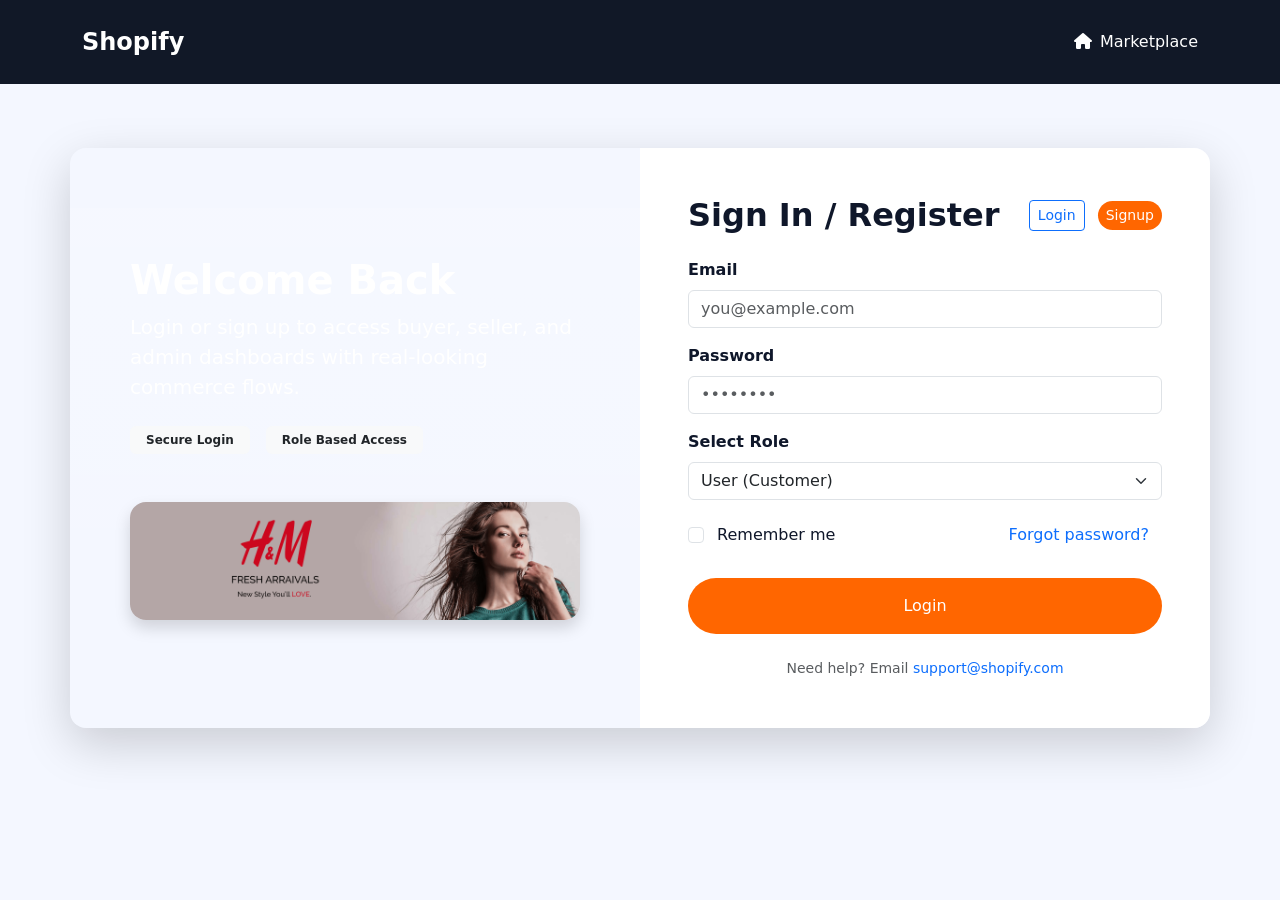
<file: Ecommerce Ui/admin-dashboard.html>
<!DOCTYPE html>
<html lang="en">
  <head>
    <meta charset="UTF-8" />
    <meta name="viewport" content="width=device-width, initial-scale=1.0" />
    <title>Shopify | Admin Dashboard</title>
    <link href="https://cdn.jsdelivr.net/npm/bootstrap@5.3.0/dist/css/bootstrap.min.css" rel="stylesheet" />
    <link rel="stylesheet" href="https://cdnjs.cloudflare.com/ajax/libs/font-awesome/6.4.2/css/all.min.css" />
    <link rel="stylesheet" href="style.css" />
  </head>
  <body data-page="AdminDashboard">
    <div class="dashboard-shell">
      <aside class="dashboard-sidebar bg-dark text-white">
        <div class="p-4 border-bottom border-secondary">
          <a href="index.html" class="sidebar-brand text-white fs-4 fw-bold">Shopify Admin</a>
        </div>
        <nav class="nav flex-column p-4 gap-2">
          <a class="nav-link text-white active" href="admin-dashboard.html"><i class="fas fa-tachometer-alt me-2"></i>Dashboard</a>
          <a class="nav-link text-white" href="#manage-users"><i class="fas fa-users me-2"></i>Manage Users</a>
          <a class="nav-link text-white" href="#manage-sellers"><i class="fas fa-store me-2"></i>Manage Sellers</a>
          <a class="nav-link text-white" href="#product-approval"><i class="fas fa-check-circle me-2"></i>Approve Products</a>
          <a class="nav-link text-white" href="#orders"><i class="fas fa-clipboard-list me-2"></i>All Orders</a>
          <a class="nav-link text-white" href="#analytics"><i class="fas fa-chart-pie me-2"></i>Analytics</a>
          <button class="btn btn-outline-light mt-3" onclick="logout()"><i class="fas fa-sign-out-alt me-2"></i>Logout</button>
        </nav>
      </aside>
      <main class="dashboard-main">
        <div class="container-fluid py-4">
          <div class="d-flex align-items-center justify-content-between mb-4">
            <div>
              <h1 class="h3">Admin Control Panel</h1>
              <p class="text-muted mb-0">Monitor activity, manage accounts and approve marketplace content.</p>
            </div>
            <button class="btn btn-primary" onclick="window.location.reload()"><i class="fas fa-sync-alt me-2"></i>Refresh</button>
          </div>

          <div class="row g-4 mb-4">
            <div class="col-md-3">
              <div class="dashboard-card p-4 rounded-4 shadow-sm text-primary">
                <small class="text-uppercase fw-bold">Users</small>
                <h3 id="admin-users-count">0</h3>
              </div>
            </div>
            <div class="col-md-3">
              <div class="dashboard-card p-4 rounded-4 shadow-sm text-success">
                <small class="text-uppercase fw-bold">Sellers</small>
                <h3 id="admin-sellers-count">0</h3>
              </div>
            </div>
            <div class="col-md-3">
              <div class="dashboard-card p-4 rounded-4 shadow-sm text-warning">
                <small class="text-uppercase fw-bold">Products</small>
                <h3 id="admin-products-count">0</h3>
              </div>
            </div>
            <div class="col-md-3">
              <div class="dashboard-card p-4 rounded-4 shadow-sm text-info">
                <small class="text-uppercase fw-bold">Orders</small>
                <h3 id="admin-orders-count">0</h3>
              </div>
            </div>
          </div>

          <section id="analytics" class="mb-5">
            <div class="row g-4">
              <div class="col-lg-4">
                <div class="card rounded-4 shadow-sm p-4">
                  <h5 class="mb-3">Sales Analytics</h5>
                  <p class="mb-2"><strong>Total Revenue:</strong> ₹<span id="admin-revenue">0</span></p>
                  <p class="mb-2"><strong>Conversion Rate:</strong> <span id="admin-conversion">0%</span></p>
                  <p class="small text-muted">View product performance and buyer behavior at a glance.</p>
                </div>
              </div>
              <div class="col-lg-8">
                <div class="card rounded-4 shadow-sm p-4">
                  <h5 class="mb-3">Reports</h5>
                  <div class="row g-3">
                    <div class="col-md-4"><div class="report-box p-3 rounded-4 bg-primary text-white">Pending Approvals <strong id="admin-pending-products">0</strong></div></div>
                    <div class="col-md-4"><div class="report-box p-3 rounded-4 bg-success text-white">Active Sellers <strong id="admin-active-sellers">0</strong></div></div>
                    <div class="col-md-4"><div class="report-box p-3 rounded-4 bg-warning text-dark">New Users <strong id="admin-new-users">0</strong></div></div>
                  </div>
                </div>
              </div>
            </div>
          </section>

          <section id="manage-users" class="mb-5">
            <div class="d-flex align-items-center justify-content-between mb-3">
              <h2 class="section-title">Manage Users</h2>
              <button class="btn btn-outline-secondary" onclick="renderAdminUsers()">Refresh</button>
            </div>
            <div id="admin-users" class="table-responsive">
              <table class="table table-hover table-borderless align-middle text-nowrap bg-white rounded-4 shadow-sm">
                <thead class="table-light">
                  <tr><th>Name</th><th>Email</th><th>Role</th><th>Status</th><th>Action</th></tr>
                </thead>
                <tbody></tbody>
              </table>
            </div>
          </section>

          <section id="manage-sellers" class="mb-5">
            <div class="d-flex align-items-center justify-content-between mb-3">
              <h2 class="section-title">Manage Sellers</h2>
              <button class="btn btn-outline-secondary" onclick="renderAdminSellers()">Refresh</button>
            </div>
            <div id="admin-sellers" class="row g-4"></div>
          </section>

          <section id="product-approval" class="mb-5">
            <h2 class="section-title mb-3">Approve Seller Products</h2>
            <div id="admin-product-approval" class="row g-4"></div>
          </section>

          <section id="orders" class="mb-5">
            <h2 class="section-title mb-3">All Orders</h2>
            <div id="admin-orders" class="list-group"></div>
          </section>
        </div>
      </main>
    </div>

    <script src="https://cdn.jsdelivr.net/npm/bootstrap@5.3.0/dist/js/bootstrap.bundle.min.js"></script>
    <script src="js/site.js"></script>
  </body>
</html>
</file>
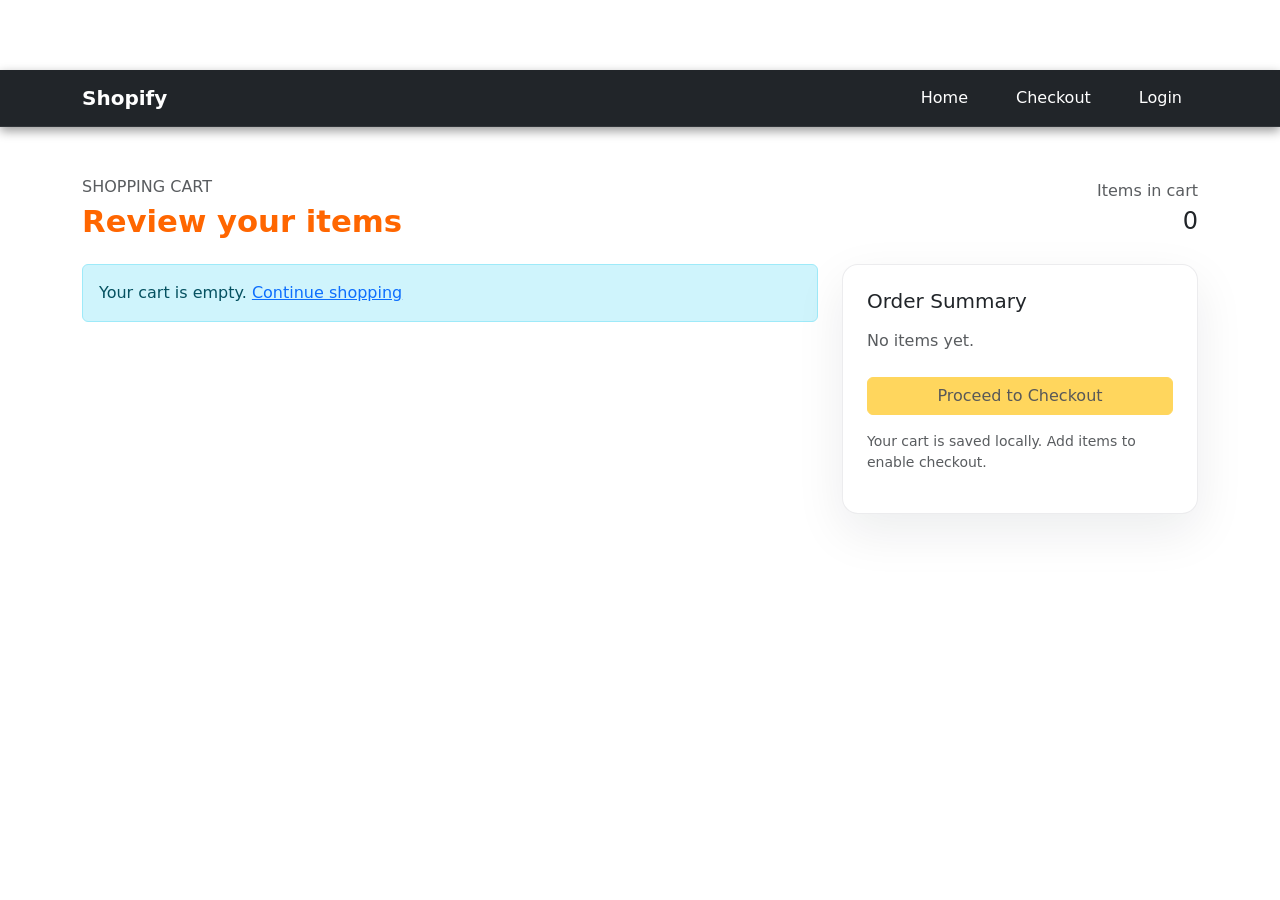
<file: Ecommerce Ui/cart.html>
<!DOCTYPE html>
<html lang="en">
  <head>
    <meta charset="UTF-8" />
    <meta name="viewport" content="width=device-width, initial-scale=1.0" />
    <title>Shopify | Cart</title>

    <link rel="stylesheet" href="style.css" />
    <link
      rel="stylesheet"
      href="https://cdn.jsdelivr.net/npm/bootstrap@5.3.0/dist/css/bootstrap.min.css"
    />
  </head>
  <body data-page="CartPage">
    <nav class="topbar navbar navbar-expand-lg navbar-dark bg-dark py-2">
      <div class="container">
        <a class="navbar-brand fw-bold" href="index.html">Shopify</a>
        <button class="navbar-toggler" type="button" data-bs-toggle="collapse" data-bs-target="#navCart">
          <span class="navbar-toggler-icon"></span>
        </button>
        <div class="collapse navbar-collapse" id="navCart">
          <ul class="navbar-nav ms-auto align-items-center">
            <li class="nav-item me-3"><a class="nav-link" href="index.html">Home</a></li>
            <li class="nav-item me-3"><a class="nav-link" href="checkout.html">Checkout</a></li>
            <li class="nav-item"><a class="nav-link" href="login.html">Login</a></li>
          </ul>
        </div>
      </div>
    </nav>

    <main class="container py-5">
      <div class="d-flex justify-content-between align-items-center mb-4">
        <div>
          <p class="text-uppercase text-muted mb-1">Shopping Cart</p>
          <h2 class="section-title mb-0">Review your items</h2>
        </div>
        <div class="text-end">
          <p class="mb-1 text-muted">Items in cart</p>
          <h4 id="cart-count" class="mb-0">0</h4>
        </div>
      </div>

      <div class="row g-4">
        <div class="col-lg-8">
          <div id="cart-items-body" class="row g-3"></div>
        </div>
        <aside class="col-lg-4">
          <div class="card p-4 rounded-4">
            <h5 class="mb-3">Order Summary</h5>
            <div id="cart-summary" class="mb-4">
              <p class="mb-0">Your cart is empty.</p>
            </div>
            <button id="checkout-button" class="btn btn-warning w-100" disabled>Proceed to Checkout</button>
            <p class="text-muted small mt-3">Your cart is saved locally. Add items to enable checkout.</p>
          </div>
        </aside>
      </div>
    </main>

    <script src="https://cdn.jsdelivr.net/npm/bootstrap@5.3.0/dist/js/bootstrap.bundle.min.js"></script>
    <script src="js/site.js"></script>
  </body>
</html>
</file>
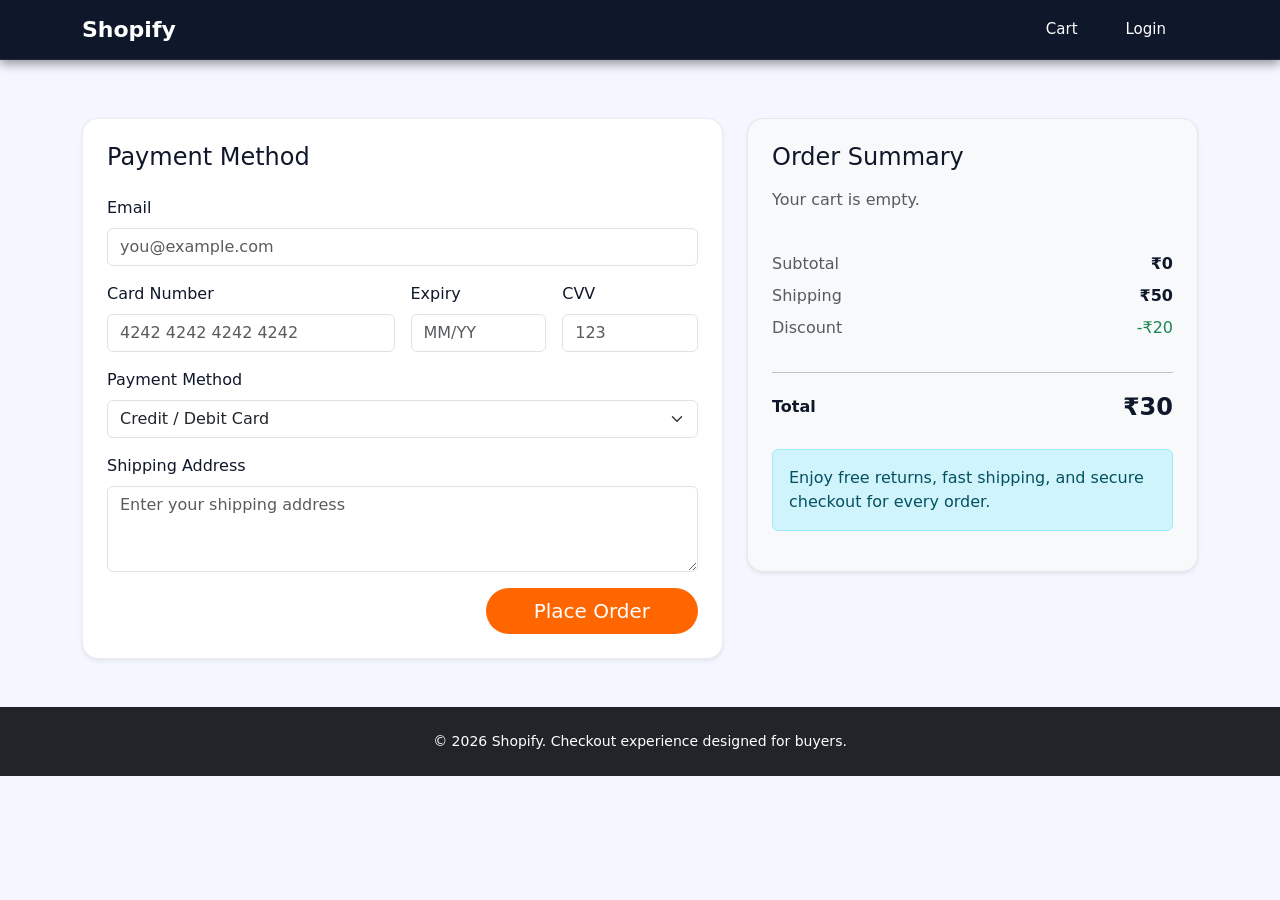
<file: Ecommerce Ui/checkout.html>
<!DOCTYPE html>
<html lang="en">
  <head>
    <meta charset="UTF-8" />
    <meta name="viewport" content="width=device-width, initial-scale=1.0" />
    <title>Shopify | Checkout</title>
    <link href="https://cdn.jsdelivr.net/npm/bootstrap@5.3.0/dist/css/bootstrap.min.css" rel="stylesheet" />
    <link rel="stylesheet" href="https://cdnjs.cloudflare.com/ajax/libs/font-awesome/6.4.2/css/all.min.css" />
    <link rel="stylesheet" href="style.css" />
  </head>
  <body data-page="CheckoutPage">
    <nav class="topbar navbar navbar-expand-lg navbar-dark bg-dark py-2">
      <div class="container">
        <a class="navbar-brand fw-bold" href="index.html">Shopify</a>
        <button class="navbar-toggler" type="button" data-bs-toggle="collapse" data-bs-target="#navMobile">
          <span class="navbar-toggler-icon"></span>
        </button>
        <div class="collapse navbar-collapse" id="navMobile">
          <ul class="navbar-nav ms-auto align-items-center">
            <li class="nav-item me-3"><a class="nav-link" href="cart.html">Cart</a></li>
            <li class="nav-item me-3"><a class="nav-link" href="login.html">Login</a></li>
          </ul>
        </div>
      </div>
    </nav>

    <main class="container py-5">
      <div class="row g-4">
        <div class="col-lg-7">
          <div class="card rounded-4 shadow-sm p-4">
            <h2 class="h4 mb-4">Payment Method</h2>
            <form id="checkout-form" class="row g-3">
              <div class="col-12">
                <label class="form-label">Email</label>
                <input id="checkout-email" type="email" class="form-control" placeholder="you@example.com" required />
              </div>
              <div class="col-md-6">
                <label class="form-label">Card Number</label>
                <input id="checkout-card" type="text" class="form-control" placeholder="4242 4242 4242 4242" />
              </div>
              <div class="col-md-3">
                <label class="form-label">Expiry</label>
                <input id="checkout-expiry" type="text" class="form-control" placeholder="MM/YY" />
              </div>
              <div class="col-md-3">
                <label class="form-label">CVV</label>
                <input id="checkout-cvv" type="text" class="form-control" placeholder="123" />
              </div>
              <div class="col-12">
                <label class="form-label">Payment Method</label>
                <select id="checkout-method" class="form-select">
                  <option>Credit / Debit Card</option>
                  <option>UPI</option>
                  <option>Net Banking</option>
                  <option>Wallet</option>
                </select>
              </div>
              <div class="col-12">
                <label class="form-label">Shipping Address</label>
                <textarea id="checkout-address" class="form-control" rows="3" placeholder="Enter your shipping address" required></textarea>
              </div>
              <div class="col-12 text-end">
                <button type="submit" class="btn btn-primary btn-lg px-5">Place Order</button>
              </div>
            </form>
          </div>
        </div>
        <div class="col-lg-5">
          <div class="card rounded-4 shadow-sm p-4 bg-light">
            <h4 class="mb-3">Order Summary</h4>
            <div id="checkout-summary" class="mb-4"></div>
            <div class="d-flex justify-content-between mb-2">
              <p class="mb-0 text-muted">Subtotal</p>
              <p class="mb-0 fw-bold" id="checkout-subtotal">₹0</p>
            </div>
            <div class="d-flex justify-content-between mb-2">
              <p class="mb-0 text-muted">Shipping</p>
              <p class="mb-0 fw-bold">₹50</p>
            </div>
            <div class="d-flex justify-content-between mb-3">
              <p class="mb-0 text-muted">Discount</p>
              <p class="mb-0 text-success">-₹20</p>
            </div>
            <hr />
            <div class="d-flex justify-content-between align-items-center">
              <p class="mb-0 fw-bold">Total</p>
              <p class="mb-0 fs-4 fw-bold" id="checkout-total">₹0</p>
            </div>
            <div class="alert alert-info mt-4" role="alert">
              Enjoy free returns, fast shipping, and secure checkout for every order.
            </div>
          </div>
        </div>
      </div>
    </main>

    <footer class="footer bg-dark text-white py-4">
      <div class="container text-center">
        <p class="mb-0">© 2026 Shopify. Checkout experience designed for buyers.</p>
      </div>
    </footer>

    <script src="https://cdn.jsdelivr.net/npm/bootstrap@5.3.0/dist/js/bootstrap.bundle.min.js"></script>
    <script src="js/site.js"></script>
  </body>
</html>
</file>
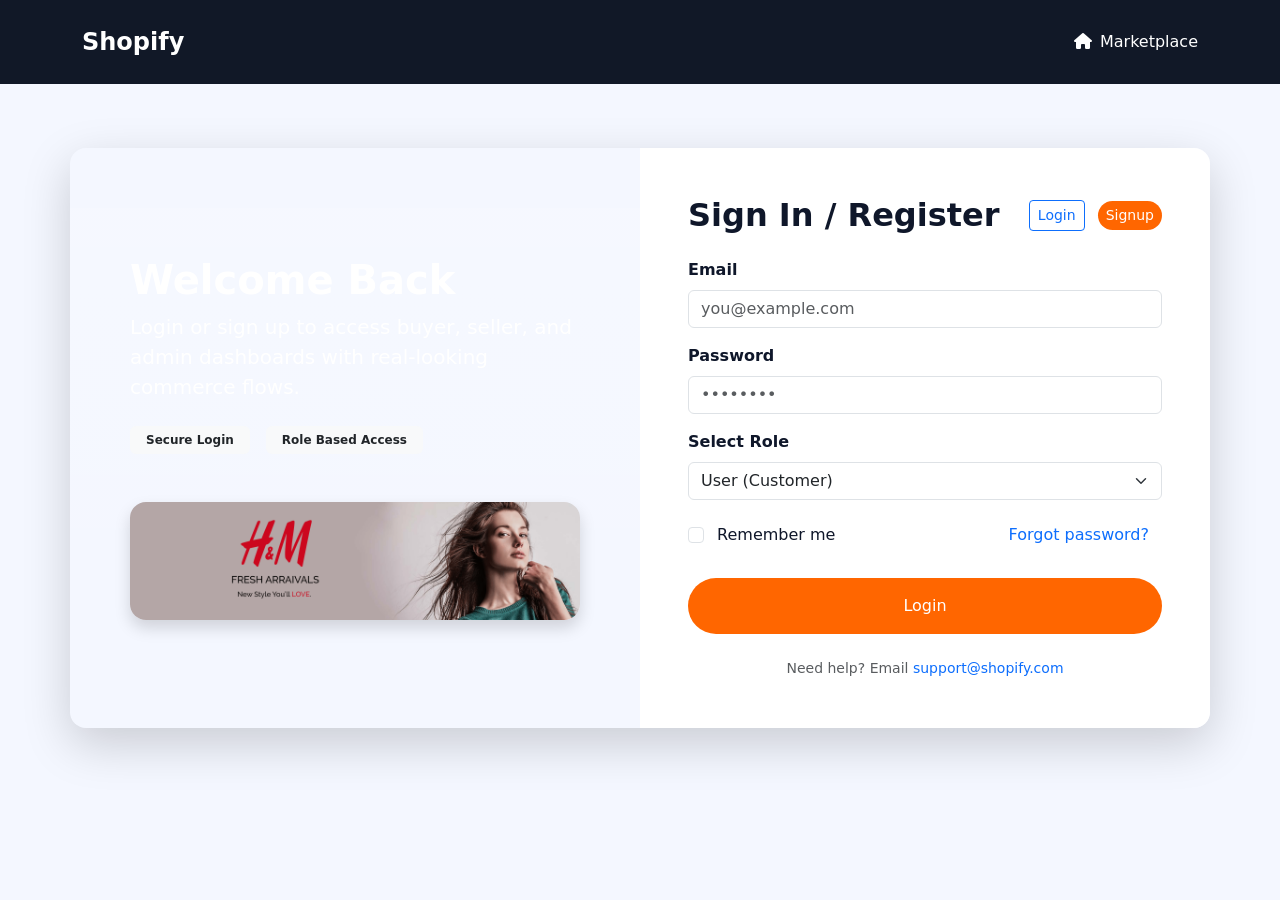
<file: Ecommerce Ui/login.html>
<!DOCTYPE html>
<html lang="en">
  <head>
    <meta charset="UTF-8" />
    <meta name="viewport" content="width=device-width, initial-scale=1.0" />
    <title>Shopify | Login & Signup</title>
    <link href="https://cdn.jsdelivr.net/npm/bootstrap@5.3.0/dist/css/bootstrap.min.css" rel="stylesheet" />
    <link rel="stylesheet" href="https://cdnjs.cloudflare.com/ajax/libs/font-awesome/6.4.2/css/all.min.css" />
    <link rel="stylesheet" href="style.css" />
  </head>
  <body data-page="AuthPage">
    <header class="auth-header py-4">
      <div class="container d-flex align-items-center justify-content-between">
        <a class="brand text-white fw-bold fs-4" href="index.html">Shopify</a>
        <a class="text-white text-decoration-none" href="index.html"><i class="fas fa-home me-2"></i>Marketplace</a>
      </div>
    </header>

    <main class="auth-main">
      <div class="container">
        <div class="row align-items-center auth-card shadow-lg rounded-4 overflow-hidden">
          <div class="col-lg-6 auth-side-left bg-gradient">
            <div class="p-5 text-white">
              <h1 class="display-6 fw-bold">Welcome Back</h1>
              <p class="lead text-white-75">Login or sign up to access buyer, seller, and admin dashboards with real-looking commerce flows.</p>
              <div class="d-flex gap-3 mt-4">
                <span class="badge bg-light text-dark py-2 px-3">Secure Login</span>
                <span class="badge bg-light text-dark py-2 px-3">Role Based Access</span>
              </div>
              <div class="mt-5">
                <img src="img/img1.png" alt="Commerce UI" class="img-fluid rounded-4 shadow" />
              </div>
            </div>
          </div>
          <div class="col-lg-6 p-5 auth-side-right bg-white">
            <div class="d-flex align-items-center justify-content-between mb-4">
              <h2 class="fw-bold mb-0">Sign In / Register</h2>
              <div>
                <button class="btn btn-outline-primary btn-sm me-2" id="tab-login">Login</button>
                <button class="btn btn-primary btn-sm" id="tab-signup">Signup</button>
              </div>
            </div>

            <div id="login-form" class="auth-form">
              <div class="mb-3">
                <label class="form-label">Email</label>
                <input type="email" id="login-email" class="form-control" placeholder="you@example.com" required />
              </div>
              <div class="mb-3">
                <label class="form-label">Password</label>
                <input type="password" id="login-password" class="form-control" placeholder="••••••••" required />
              </div>
              <div class="mb-3">
                <label class="form-label">Select Role</label>
                <select id="login-role" class="form-select">
                  <option value="User">User (Customer)</option>
                  <option value="Seller">Seller</option>
                  <option value="Admin">Admin</option>
                </select>
              </div>
              <div class="d-flex justify-content-between align-items-center mb-4">
                <div>
                  <input type="checkbox" id="remember-me" class="form-check-input me-2" />
                  <label for="remember-me" class="form-check-label">Remember me</label>
                </div>
                <button class="btn btn-link text-decoration-none" id="forgot-password">Forgot password?</button>
              </div>
              <button class="btn btn-primary w-100 py-3" id="login-submit">Login</button>
            </div>

            <div id="signup-form" class="auth-form d-none">
              <div class="mb-3">
                <label class="form-label">Full Name</label>
                <input type="text" id="signup-name" class="form-control" placeholder="Jane Doe" required />
              </div>
              <div class="mb-3">
                <label class="form-label">Email</label>
                <input type="email" id="signup-email" class="form-control" placeholder="you@example.com" required />
              </div>
              <div class="mb-3">
                <label class="form-label">Password</label>
                <input type="password" id="signup-password" class="form-control" placeholder="••••••••" required />
              </div>
              <div class="mb-3">
                <label class="form-label">Choose Role</label>
                <select id="signup-role" class="form-select">
                  <option value="User">User (Customer)</option>
                  <option value="Seller">Seller</option>
                </select>
              </div>
              <button class="btn btn-primary w-100 py-3" id="signup-submit">Create Account</button>
            </div>

            <div class="mt-4 text-center text-muted small">
              Need help? Email <a href="mailto:support@shopify.com">support@shopify.com</a>
            </div>
          </div>
        </div>
      </div>
    </main>

    <script src="https://cdn.jsdelivr.net/npm/bootstrap@5.3.0/dist/js/bootstrap.bundle.min.js"></script>
    <script src="js/site.js"></script>
  </body>
</html>
</file>
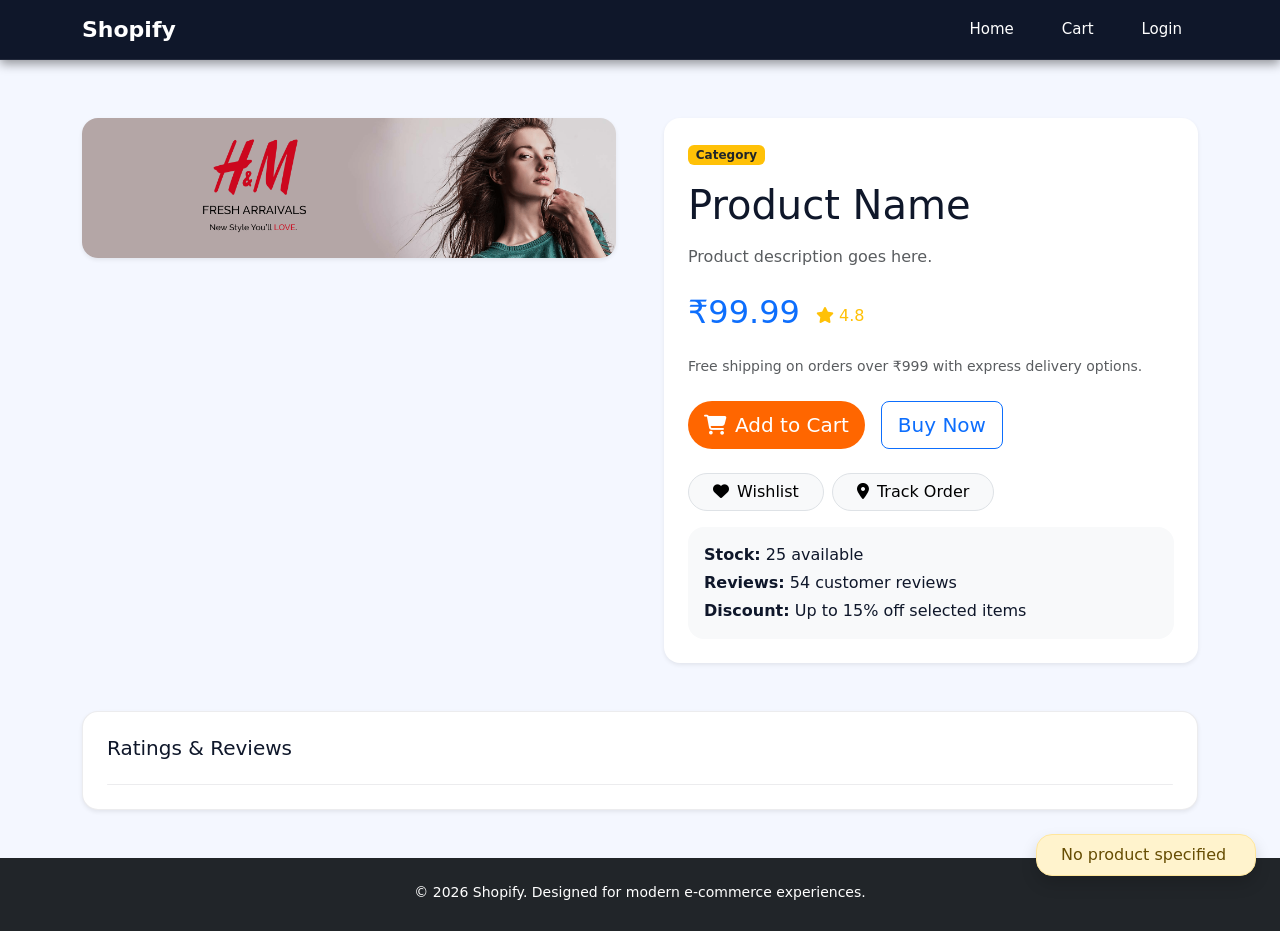
<file: Ecommerce Ui/product-details.html>
<!DOCTYPE html>
<html lang="en">
  <head>
    <meta charset="UTF-8" />
    <meta name="viewport" content="width=device-width, initial-scale=1.0" />
    <title>Shopify | Product Details</title>
    <link href="https://cdn.jsdelivr.net/npm/bootstrap@5.3.0/dist/css/bootstrap.min.css" rel="stylesheet" />
    <link rel="stylesheet" href="https://cdnjs.cloudflare.com/ajax/libs/font-awesome/6.4.2/css/all.min.css" />
    <link rel="stylesheet" href="style.css" />
  </head>
  <body data-page="ProductDetails">
    <nav class="topbar navbar navbar-expand-lg navbar-dark bg-dark py-2">
      <div class="container">
        <a class="navbar-brand fw-bold" href="index.html">Shopify</a>
        <button class="navbar-toggler" type="button" data-bs-toggle="collapse" data-bs-target="#navMobile">
          <span class="navbar-toggler-icon"></span>
        </button>
        <div class="collapse navbar-collapse" id="navMobile">
          <ul class="navbar-nav ms-auto align-items-center">
            <li class="nav-item me-3"><a class="nav-link" href="index.html">Home</a></li>
            <li class="nav-item me-3"><a class="nav-link" href="cart.html">Cart</a></li>
            <li class="nav-item"><a class="nav-link" href="login.html">Login</a></li>
          </ul>
        </div>
      </div>
    </nav>

    <main class="container py-5">
      <div class="row g-5">
        <div class="col-lg-6">
          <div class="product-gallery rounded-4 overflow-hidden shadow-sm">
            <img id="detail-image" src="img/img1.png" class="img-fluid" alt="Product" />
          </div>
        </div>
        <div class="col-lg-6">
          <div class="bg-white rounded-4 shadow-sm p-4">
            <span class="badge bg-warning text-dark mb-3" id="detail-category">Category</span>
            <h1 class="mb-3" id="detail-title">Product Name</h1>
            <p class="text-muted mb-4" id="detail-description">Product description goes here.</p>
            <div class="d-flex align-items-center mb-3">
              <h2 class="me-3 text-primary" id="detail-price">₹99.99</h2>
              <div class="star-rating text-warning">
                <i class="fas fa-star"></i> <span id="detail-rating">4.8</span>
              </div>
            </div>
            <p class="mb-4 small text-muted">Free shipping on orders over ₹999 with express delivery options.</p>
            <div class="d-flex gap-3 mb-4">
              <button class="btn btn-primary btn-lg" onclick="addToCart(activeProductId)"><i class="fas fa-shopping-cart me-2"></i>Add to Cart</button>
              <button class="btn btn-outline-primary btn-lg" onclick="buyNow(activeProductId)">Buy Now</button>
            </div>
            <div class="d-flex gap-2 align-items-center mb-3">
              <button class="btn btn-light border rounded-pill px-4" onclick="toggleWishlist(activeProductId)"><i class="fas fa-heart me-2"></i>Wishlist</button>
              <button class="btn btn-light border rounded-pill px-4" onclick="trackOrderMock()"><i class="fas fa-map-marker-alt me-2"></i>Track Order</button>
            </div>
            <div class="product-meta p-3 rounded-4 bg-light">
              <p class="mb-1"><strong>Stock:</strong> <span id="detail-stock">25</span> available</p>
              <p class="mb-1"><strong>Reviews:</strong> <span id="detail-reviews">54</span> customer reviews</p>
              <p class="mb-0"><strong>Discount:</strong> Up to 15% off selected items</p>
            </div>
          </div>
        </div>
      </div>

      <section class="mt-5">
        <div class="card rounded-4 shadow-sm p-4">
          <h3 class="h5 mb-4">Ratings & Reviews</h3>
          <div id="reviews-list" class="list-group"></div>
        </div>
      </section>
    </main>

    <footer class="footer bg-dark text-white py-4">
      <div class="container text-center">
        <p class="mb-1">© 2026 Shopify. Designed for modern e-commerce experiences.</p>
      </div>
    </footer>

    <script src="https://cdn.jsdelivr.net/npm/bootstrap@5.3.0/dist/js/bootstrap.bundle.min.js"></script>
    <script src="js/site.js"></script>
  </body>
</html>
</file>
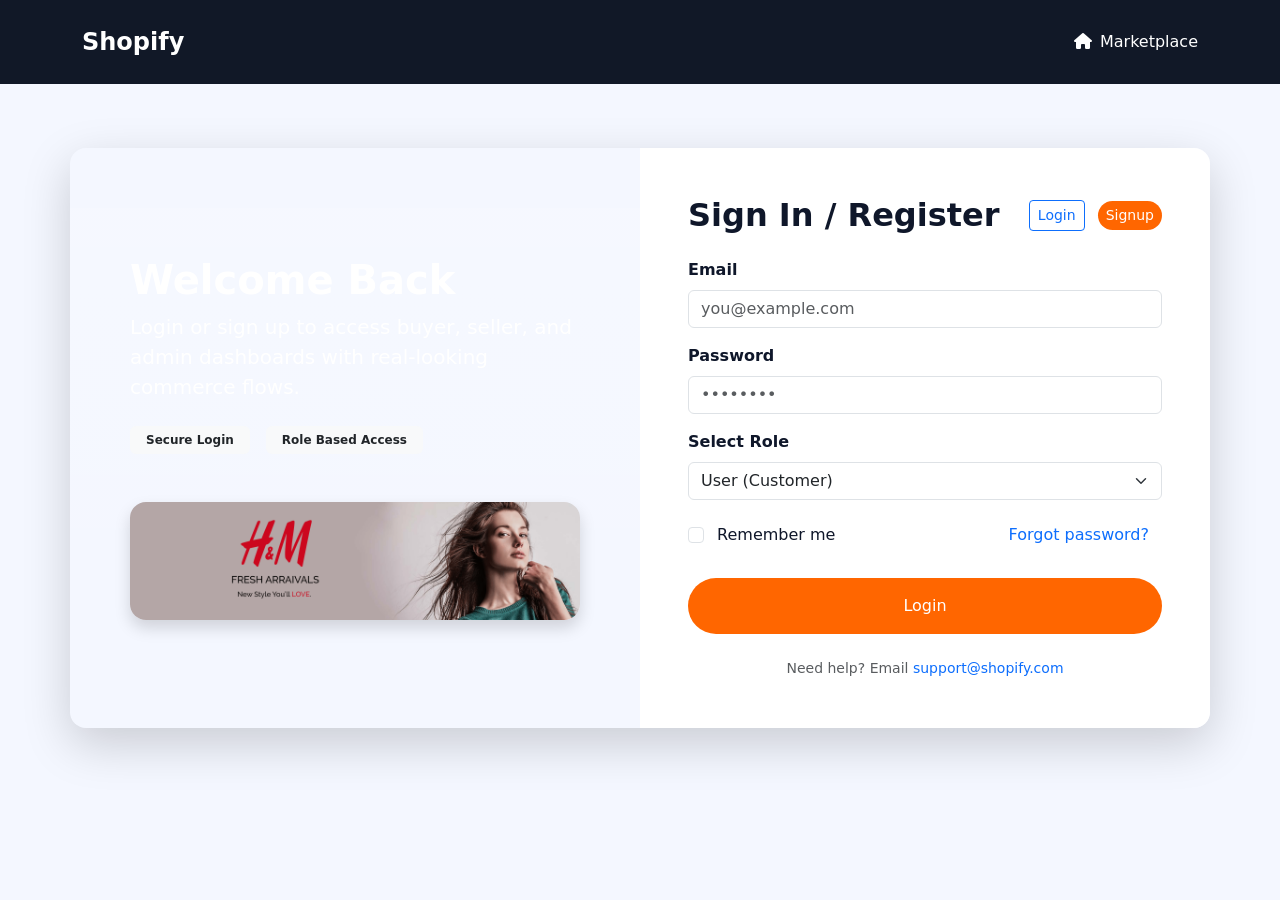
<file: Ecommerce Ui/seller-dashboard.html>
<!DOCTYPE html>
<html lang="en">
  <head>
    <meta charset="UTF-8" />
    <meta name="viewport" content="width=device-width, initial-scale=1.0" />
    <title>Shopify | Seller Dashboard</title>
    <link href="https://cdn.jsdelivr.net/npm/bootstrap@5.3.0/dist/css/bootstrap.min.css" rel="stylesheet" />
    <link rel="stylesheet" href="https://cdnjs.cloudflare.com/ajax/libs/font-awesome/6.4.2/css/all.min.css" />
    <link rel="stylesheet" href="style.css" />
  </head>
  <body data-page="SellerDashboard">
    <div class="dashboard-shell">
      <aside class="dashboard-sidebar bg-dark text-white">
        <div class="p-4 border-bottom border-secondary">
          <a href="index.html" class="sidebar-brand text-white fs-4 fw-bold">Shopify Seller</a>
        </div>
        <nav class="nav flex-column p-4 gap-2">
          <a class="nav-link text-white active" href="seller-dashboard.html"><i class="fas fa-chart-line me-2"></i>Overview</a>
          <a class="nav-link text-white" href="#new-product"><i class="fas fa-box-open me-2"></i>New Product</a>
          <a class="nav-link text-white" href="#product-list"><i class="fas fa-list me-2"></i>Products</a>
          <a class="nav-link text-white" href="#orders"><i class="fas fa-shopping-bag me-2"></i>Orders</a>
          <a class="nav-link text-white" href="#sales"><i class="fas fa-dollar-sign me-2"></i>Sales</a>
          <a class="nav-link text-white" href="#seller-profile"><i class="fas fa-user-circle me-2"></i>Profile</a>
          <button class="btn btn-outline-light mt-3" onclick="logout()"><i class="fas fa-sign-out-alt me-2"></i>Logout</button>
        </nav>
      </aside>
      <main class="dashboard-main">
        <div class="container-fluid py-4">
          <div class="d-flex align-items-center justify-content-between mb-4">
            <div>
              <h1 class="h3">Seller Dashboard</h1>
              <p class="text-muted mb-0">Manage products, track customer orders, and view your sales performance.</p>
            </div>
            <div>
              <button class="btn btn-primary" onclick="window.location.reload()"><i class="fas fa-sync-alt me-2"></i>Refresh</button>
            </div>
          </div>

          <div class="row g-4 mb-4">
            <div class="col-md-3">
              <div class="dashboard-card p-4 rounded-4 shadow-sm text-primary">
                <small class="text-uppercase fw-bold">Total Products</small>
                <h3 id="seller-products-count">0</h3>
              </div>
            </div>
            <div class="col-md-3">
              <div class="dashboard-card p-4 rounded-4 shadow-sm text-success">
                <small class="text-uppercase fw-bold">Orders Pending</small>
                <h3 id="seller-orders-count">0</h3>
              </div>
            </div>
            <div class="col-md-3">
              <div class="dashboard-card p-4 rounded-4 shadow-sm text-warning">
                <small class="text-uppercase fw-bold">Monthly Sales</small>
                <h3 id="seller-sales">₹0</h3>
              </div>
            </div>
            <div class="col-md-3">
              <div class="dashboard-card p-4 rounded-4 shadow-sm text-info">
                <small class="text-uppercase fw-bold">Review Score</small>
                <h3 id="seller-rating">0.0</h3>
              </div>
            </div>
          </div>

          <section id="new-product" class="mb-5">
            <div class="card rounded-4 shadow-sm p-4">
              <div class="d-flex align-items-center justify-content-between mb-3">
                <h2 class="h5 mb-0">Add New Product</h2>
                <span class="badge bg-light text-dark">Seller Tools</span>
              </div>
              <form id="seller-product-form" class="row g-3">
                <div class="col-md-6">
                  <label class="form-label">Product Name</label>
                  <input id="seller-product-name" type="text" class="form-control" placeholder="e.g. Running Sneakers" required />
                </div>
                <div class="col-md-6">
                  <label class="form-label">Category</label>
                  <select id="seller-product-category" class="form-select">
                    <option>Clothing</option>
                    <option>Accessories</option>
                    <option>Footwear</option>
                    <option>Electronics</option>
                  </select>
                </div>
                <div class="col-md-4">
                  <label class="form-label">Price</label>
                  <input id="seller-product-price" type="number" class="form-control" placeholder="99.99" min="1" required />
                </div>
                <div class="col-md-4">
                  <label class="form-label">Stock Quantity</label>
                  <input id="seller-product-stock" type="number" class="form-control" placeholder="25" min="1" required />
                </div>
                <div class="col-md-4">
                  <label class="form-label">Image URL</label>
                  <input id="seller-product-image" type="url" class="form-control" placeholder="https://..." />
                </div>
                <div class="col-12">
                  <label class="form-label">Description</label>
                  <textarea id="seller-product-description" class="form-control" rows="3" placeholder="Add product details..."></textarea>
                </div>
                <div class="col-12 text-end">
                  <button class="btn btn-primary px-4" type="submit">Add Product</button>
                </div>
              </form>
            </div>
          </section>

          <section id="product-list" class="mb-5">
            <div class="d-flex align-items-center justify-content-between mb-3">
              <h2 class="section-title">Your Listed Products</h2>
              <button class="btn btn-outline-secondary" onclick="renderSellerProducts()">Refresh List</button>
            </div>
            <div id="seller-products" class="row g-4"></div>
          </section>

          <section id="orders" class="mb-5">
            <h2 class="section-title mb-3">Customer Orders</h2>
            <div id="seller-orders" class="list-group"></div>
          </section>

          <section id="sales" class="mb-5">
            <div class="card rounded-4 shadow-sm p-4">
              <div class="d-flex align-items-center justify-content-between mb-3">
                <h2 class="h5 mb-0">Sales Report</h2>
                <span class="badge bg-info text-dark">Live Analytics</span>
              </div>
              <div class="row g-3">
                <div class="col-md-6">
                  <div class="p-4 bg-light rounded-4">
                    <h5>Weekly Revenue</h5>
                    <p class="mb-0 fw-bold" id="seller-weekly-revenue">₹0</p>
                  </div>
                </div>
                <div class="col-md-6">
                  <div class="p-4 bg-light rounded-4">
                    <h5>Conversion Rate</h5>
                    <p class="mb-0 fw-bold" id="seller-conversion">0%</p>
                  </div>
                </div>
              </div>
            </div>
          </section>

          <section id="seller-profile" class="mb-5">
            <div class="card rounded-4 shadow-sm p-4">
              <div class="d-flex align-items-center justify-content-between mb-3">
                <h2 class="section-title mb-0">Seller Profile</h2>
                <button class="btn btn-warning btn-sm" onclick="logout()">Logout</button>
              </div>
              <div class="row g-4">
                <div class="col-md-6">
                  <div class="p-4 bg-white rounded-4 shadow-sm">
                    <h6 class="text-uppercase text-muted mb-3">Shop Details</h6>
                    <p><strong id="seller-shop-name">Seller Hub</strong></p>
                    <p class="text-muted" id="seller-email">seller@example.com</p>
                    <p class="small text-muted">Update shop settings from the settings page when available.</p>
                  </div>
                </div>
                <div class="col-md-6">
                  <div class="p-4 bg-white rounded-4 shadow-sm">
                    <h6 class="text-uppercase text-muted mb-3">Quick Actions</h6>
                    <button class="btn btn-outline-primary me-2" onclick="renderSellerProducts()">Refresh Products</button>
                    <button class="btn btn-outline-secondary" onclick="window.scrollTo({top:0,behavior:'smooth'})">Top</button>
                  </div>
                </div>
              </div>
            </div>
          </section>
        </div>
      </main>
    </div>

    <script src="https://cdn.jsdelivr.net/npm/bootstrap@5.3.0/dist/js/bootstrap.bundle.min.js"></script>
    <script src="js/site.js"></script>
  </body>
</html>
</file>
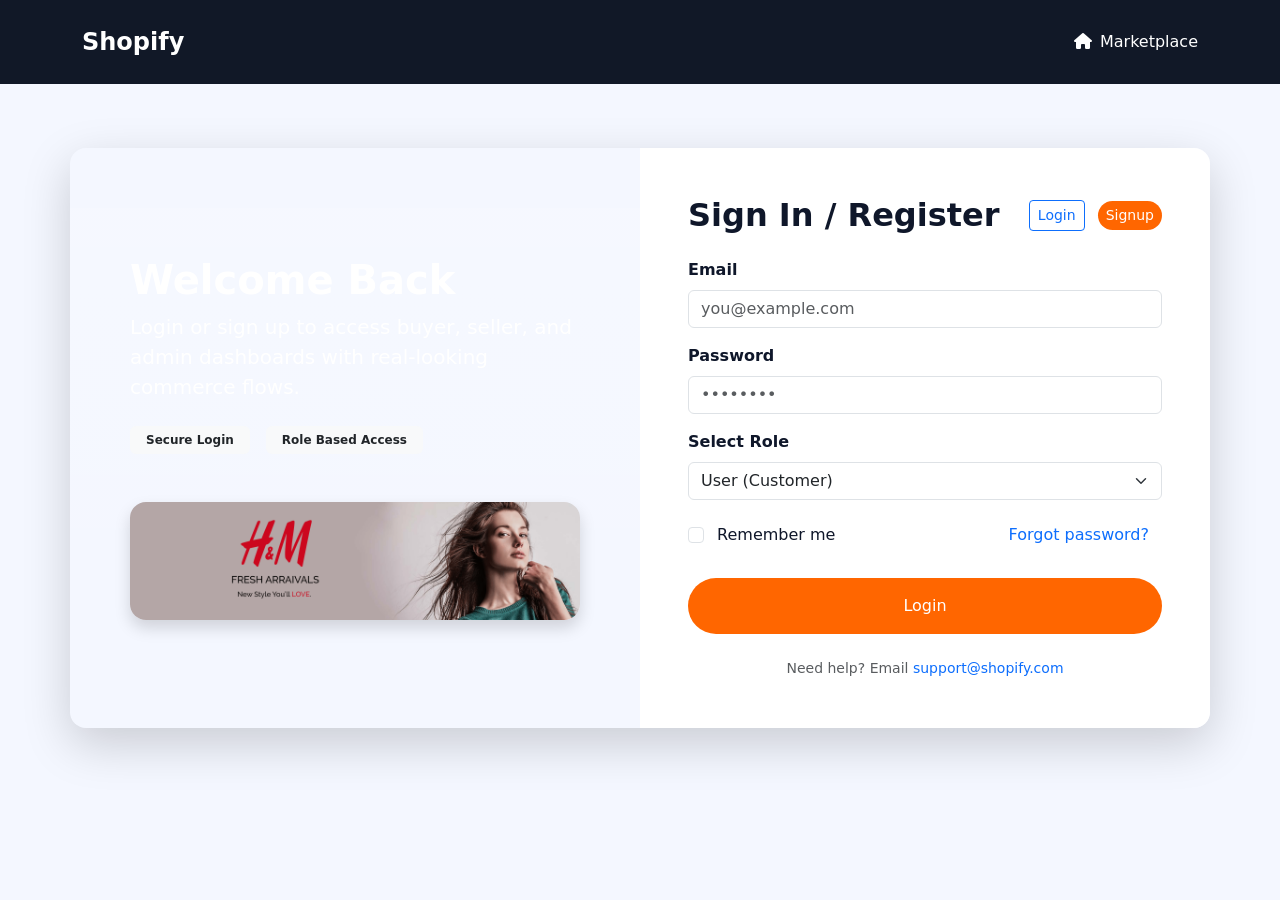
<file: Ecommerce Ui/user-dashboard.html>
<!DOCTYPE html>
<html lang="en">
  <head>
    <meta charset="UTF-8" />
    <meta name="viewport" content="width=device-width, initial-scale=1.0" />
    <title>Shopify | User Dashboard</title>
    <link href="https://cdn.jsdelivr.net/npm/bootstrap@5.3.0/dist/css/bootstrap.min.css" rel="stylesheet" />
    <link rel="stylesheet" href="https://cdnjs.cloudflare.com/ajax/libs/font-awesome/6.4.2/css/all.min.css" />
    <link rel="stylesheet" href="style.css" />
  </head>
  <body data-page="UserDashboard">
    <nav class="topbar navbar navbar-expand-lg navbar-dark bg-dark py-2">
      <div class="container">
        <a class="navbar-brand fw-bold" href="index.html">Shopify</a>
        <button class="navbar-toggler" type="button" data-bs-toggle="collapse" data-bs-target="#userNav">
          <span class="navbar-toggler-icon"></span>
        </button>
        <div class="collapse navbar-collapse" id="userNav">
          <ul class="navbar-nav ms-auto align-items-center">
            <li class="nav-item me-3"><a class="nav-link" href="user-dashboard.html">Dashboard</a></li>
            <li class="nav-item me-3"><a class="nav-link" href="cart.html"><i class="fas fa-shopping-cart"></i> Cart <span id="nav-cart-count" class="badge bg-warning text-dark rounded-pill ms-1">0</span></a></li>
            <li class="nav-item me-3"><a class="nav-link" href="wishlist.html">Wishlist</a></li>
            <li class="nav-item dropdown">
              <a class="nav-link dropdown-toggle" role="button" data-bs-toggle="dropdown">Account</a>
              <ul class="dropdown-menu dropdown-menu-end">
                <li><a class="dropdown-item" href="user-dashboard.html#profile">Profile</a></li>
                <li><a class="dropdown-item" href="user-dashboard.html#orders">Orders</a></li>
                <li><hr class="dropdown-divider" /></li>
                <li><button class="dropdown-item text-danger" onclick="logout()">Logout</button></li>
              </ul>
            </li>
          </ul>
        </div>
      </div>
    </nav>

    <header class="user-hero bg-gradient px-4 py-5 mb-5 rounded-bottom">
      <div class="container">
        <div class="row align-items-center">
          <div class="col-lg-7 text-white">
            <span class="badge bg-warning text-dark mb-3">Welcome back</span>
            <h1 class="display-5 fw-bold">Discover products, track orders, and manage everything from one dashboard.</h1>
            <p class="lead text-white-75">Shop fast, explore trending categories, and enjoy a delightful customer experience.</p>
            <div class="mt-4">
              <a href="#popular" class="btn btn-light btn-lg me-3">Shop Trending</a>
              <a href="cart.html" class="btn btn-outline-light btn-lg">View Cart</a>
            </div>
          </div>
          <div class="col-lg-5 mt-4 mt-lg-0">
            <div class="hero-card p-4 bg-white rounded-4 shadow-sm">
              <div class="d-flex align-items-center mb-3">
                <img src="img/img2.png" class="rounded-circle me-3" width="64" alt="Profile" />
                <div>
                  <p class="mb-1 text-muted">Logged in as</p>
                  <h5 id="user-name" class="mb-0">Customer</h5>
                </div>
              </div>
              <div class="d-flex justify-content-between mb-3">
                <div>
                  <p class="text-muted mb-1">Orders</p>
                  <h4 id="user-orders-count">0</h4>
                </div>
                <div>
                  <p class="text-muted mb-1">Wishlist</p>
                  <h4 id="user-wishlist-count">0</h4>
                </div>
              </div>
              <div class="progress mb-3" style="height: 10px">
                <div class="progress-bar bg-warning" role="progressbar" style="width: 65%"></div>
              </div>
              <p class="small text-muted mb-0">Keep shopping to earn rewards and unlock premium offers.</p>
            </div>
          </div>
        </div>
      </div>
    </header>

    <main class="container pb-5">
      <section class="mb-5">
        <div class="row align-items-center mb-3">
          <div class="col-md-7">
            <h2 class="section-title">Featured Categories</h2>
            <p class="text-muted">Quick access to top shopping categories.</p>
          </div>
          <div class="col-md-5 text-md-end">
            <div class="input-group w-md-75 ms-md-auto">
              <span class="input-group-text"><i class="fas fa-search"></i></span>
              <input id="product-search" type="search" class="form-control" placeholder="Search products..." />
            </div>
          </div>
        </div>
        <div id="category-row" class="row g-3"></div>
      </section>

      <section id="popular" class="mb-5">
        <div class="d-flex align-items-center justify-content-between mb-4">
          <div>
            <h2 class="section-title">Trending Products</h2>
            <p class="text-muted mb-0">Products loved by shoppers this week.</p>
          </div>
          <a href="product-details.html" class="btn btn-outline-primary">View Catalog</a>
        </div>
        <div id="featured-products" class="row g-4"></div>
      </section>

      <section id="orders" class="mb-5">
        <div class="d-flex align-items-center justify-content-between mb-4">
          <h2 class="section-title">Order History</h2>
          <a href="checkout.html" class="btn btn-warning">Checkout Now</a>
        </div>
        <div id="order-history" class="list-group"></div>
      </section>

      <section id="profile" class="mb-5">
        <div class="d-flex align-items-center justify-content-between mb-4">
          <h2 class="section-title">Your Profile</h2>
          <button class="btn btn-outline-secondary" onclick="logout()">Logout</button>
        </div>
        <div class="row g-4">
          <div class="col-lg-4">
            <div class="card p-4 rounded-4 shadow-sm">
              <div class="d-flex align-items-center mb-3">
                <img src="img/img3.png" width="56" class="rounded-circle me-3" alt="Profile" />
                <div>
                  <h5 id="profile-name">Customer Name</h5>
                  <p class="text-muted mb-0">Premium Member</p>
                </div>
              </div>
              <p class="mb-2"><strong>Email:</strong> <span id="profile-email">customer@example.com</span></p>
              <p class="mb-2"><strong>Location:</strong> New York, USA</p>
              <p class="small text-muted">Update your profile for better recommendations and offers.</p>
            </div>
          </div>
          <div class="col-lg-8">
            <div class="card p-4 rounded-4 shadow-sm">
              <h5>Recent Activity</h5>
              <ul class="list-group list-group-flush mt-3" id="profile-activity"></ul>
            </div>
          </div>
        </div>
      </section>
    </main>

    <footer class="footer bg-dark text-white py-4">
      <div class="container text-center">
        <p class="mb-1">© 2026 Shopify. Crafted for modern e-commerce experiences.</p>
        <small>Responsive UI, role-based dashboards, smart cart and checkout flows.</small>
      </div>
    </footer>

    <script src="https://cdn.jsdelivr.net/npm/bootstrap@5.3.0/dist/js/bootstrap.bundle.min.js"></script>
    <script src="js/site.js"></script>
  </body>
</html>
</file>
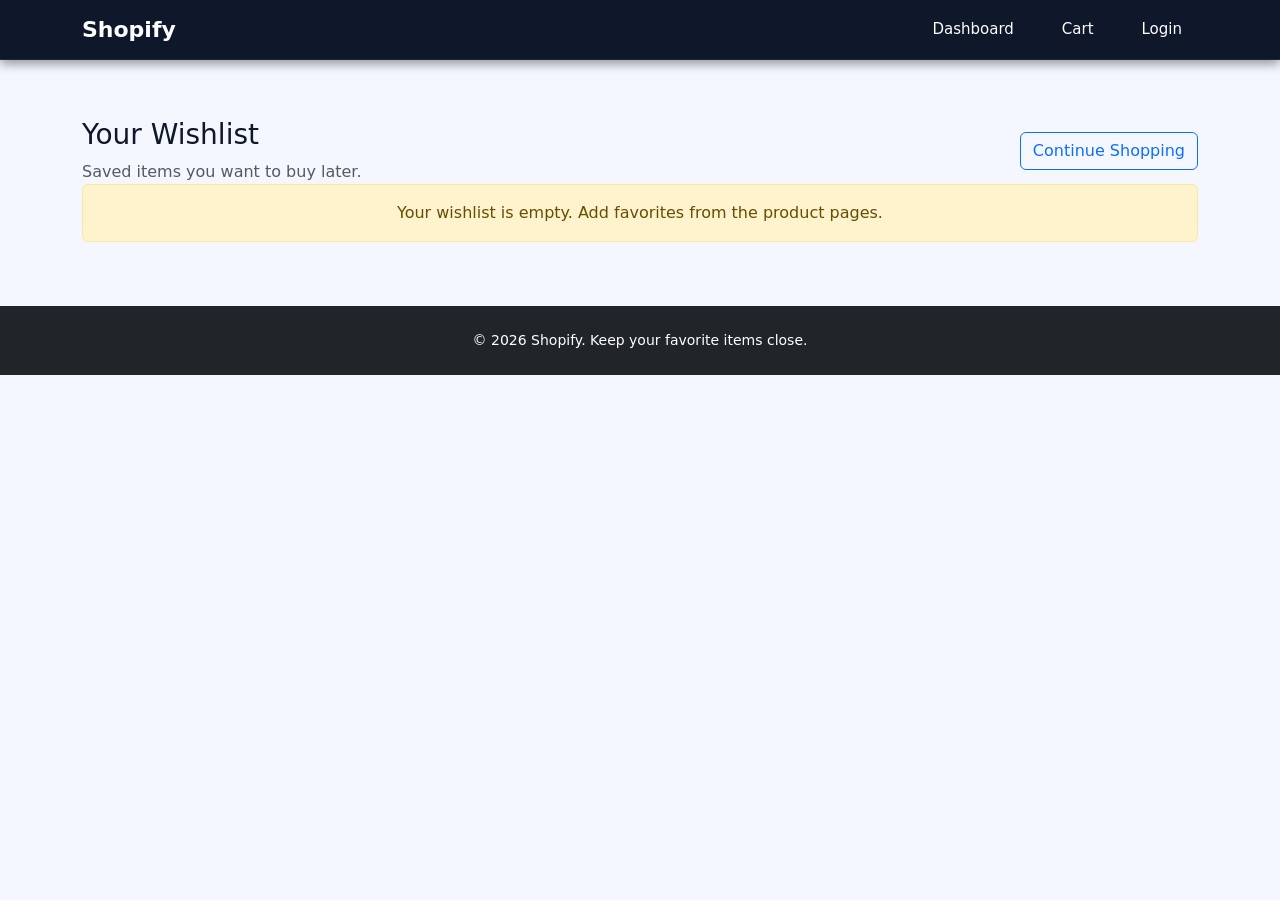
<file: Ecommerce Ui/wishlist.html>
<!DOCTYPE html>
<html lang="en">
  <head>
    <meta charset="UTF-8" />
    <meta name="viewport" content="width=device-width, initial-scale=1.0" />
    <title>Shopify | Wishlist</title>
    <link href="https://cdn.jsdelivr.net/npm/bootstrap@5.3.0/dist/css/bootstrap.min.css" rel="stylesheet" />
    <link rel="stylesheet" href="https://cdnjs.cloudflare.com/ajax/libs/font-awesome/6.4.2/css/all.min.css" />
    <link rel="stylesheet" href="style.css" />
  </head>
  <body data-page="WishlistPage">
    <nav class="topbar navbar navbar-expand-lg navbar-dark bg-dark py-2">
      <div class="container">
        <a class="navbar-brand fw-bold" href="index.html">Shopify</a>
        <button class="navbar-toggler" type="button" data-bs-toggle="collapse" data-bs-target="#navMobile">
          <span class="navbar-toggler-icon"></span>
        </button>
        <div class="collapse navbar-collapse" id="navMobile">
          <ul class="navbar-nav ms-auto align-items-center">
            <li class="nav-item me-3"><a class="nav-link" href="user-dashboard.html">Dashboard</a></li>
            <li class="nav-item me-3"><a class="nav-link" href="cart.html">Cart</a></li>
            <li class="nav-item"><a class="nav-link" href="login.html">Login</a></li>
          </ul>
        </div>
      </div>
    </nav>

    <main class="container py-5">
      <div class="d-flex align-items-center justify-content-between mb-4">
        <div>
          <h1 class="h3">Your Wishlist</h1>
          <p class="text-muted mb-0">Saved items you want to buy later.</p>
        </div>
        <a href="index.html" class="btn btn-outline-primary">Continue Shopping</a>
      </div>
      <div id="wishlist-products" class="row g-4"></div>
      <div id="empty-wishlist" class="alert alert-warning text-center d-none">Your wishlist is empty. Add favorites from the product pages.</div>
    </main>

    <footer class="footer bg-dark text-white py-4">
      <div class="container text-center">
        <p class="mb-0">© 2026 Shopify. Keep your favorite items close.</p>
      </div>
    </footer>

    <script src="https://cdn.jsdelivr.net/npm/bootstrap@5.3.0/dist/js/bootstrap.bundle.min.js"></script>
    <script src="js/site.js"></script>
  </body>
</html>
</file>
<file: Ecommerce Ui/style.css>
/* =======================
   Global Theme — Single :root
   BUG FIX: Two separate :root blocks existed; the second one (Modern Theme)
   silently shadowed the first without merging. Merged into one block.
   ======================= */
:root {
  /* Legacy palette (used by first-generation rules) */
  --primary-color: #ff6600;
  --secondary-color: #111;
  --text-color: #ddd;
  --footer-text: #ccc;
  --hover-color: #ff8533;
  --white: #fff;
  --navbar-bg: #0f172a;

  /* Modern palette */
  --bg-main: #f4f7ff;
  --surface: #ffffff;
  --surface-soft: #eff2fb;
  --text-primary: #0f172a;
  --text-muted: #526484;
  --accent: #ffb703;
  --accent-dark: #fca311;
  --border: rgba(15, 23, 42, 0.08);
  --shadow: 0 18px 50px rgba(15, 23, 42, 0.08);
}

/* =======================
   Reset
   ======================= */
*, *::before, *::after {
  box-sizing: border-box;
}

body {
  margin: 0;
  font-family: 'Inter', system-ui, -apple-system, BlinkMacSystemFont, 'Segoe UI', sans-serif;
  background: var(--bg-main);
  color: var(--text-primary);
}

a {
  text-decoration: none;
}

button:focus,
input:focus,
textarea:focus,
select:focus {
  outline: none;
  box-shadow: 0 0 0 0.2rem rgba(255, 183, 3, 0.25);
}

/* =======================
   Navbar
   BUG FIX: .navbar had position:fixed but no compensating padding-top was
   ever applied — every page's content started at y:0 and was hidden behind
   the fixed bar. Fixed by (a) keeping position:fixed here and (b) adding
   body.has-topbar { padding-top: 70px } below, set via JS on page load.
   ======================= */
.navbar {
  background: var(--navbar-bg) !important;
  padding: 12px 20px;
  box-shadow: 0 4px 10px rgba(0, 0, 0, 0.4);
  z-index: 1000;
  position: fixed;
  width: 100%;
  top: 0;
  left: 0;
}

/* Applied by site.js on any page that has a .topbar navbar */
body.has-topbar {
  padding-top: 70px;
}

.navbar-brand {
  font-size: 22px;
  font-weight: 700;
  color: var(--accent) !important;
}

.nav-link {
  font-size: 15px;
  font-weight: 500;
  color: var(--white) !important;
  margin: 0 8px;
  transition: color 0.25s;
}

.nav-link:hover {
  color: var(--accent) !important;
}

.navbar-toggler {
  border: none;
}

.navbar-toggler-icon {
  filter: invert(1);
}

/* =======================
   Topbar (public pages)
   ======================= */
.topbar {
  background: #0f172a !important;
  border-bottom: 1px solid rgba(255, 255, 255, 0.08);
}

.topbar .navbar-brand,
.topbar .nav-link,
.topbar .btn {
  color: #fff !important;
}

.topbar .nav-link:hover,
.topbar .nav-link.active {
  color: var(--accent) !important;
}

/* =======================
   Hero Sections
   ======================= */
.hero-section {
  background: linear-gradient(135deg, #111827 0%, #1e293b 100%);
  color: #fff;
  padding: 5rem 0;
  border-bottom-left-radius: 3rem;
  border-bottom-right-radius: 3rem;
}

/* BUG FIX: .user-hero had no CSS at all; it showed unstyled white background */
.user-hero {
  background: linear-gradient(135deg, #111827 0%, #1e3a5f 100%);
  color: #fff;
  padding: 4rem 1.5rem 3rem;
  margin-bottom: 2rem;
  border-bottom-left-radius: 3rem;
  border-bottom-right-radius: 3rem;
}

.hero-card {
  border-radius: 2rem;
  overflow: hidden;
}

.hero-card img,
.product-card .product-img,
.product-gallery img {
  transition: transform 0.4s ease;
}

.hero-card:hover img,
.product-card:hover .product-img,
.product-gallery:hover img {
  transform: scale(1.04);
}

/* =======================
   Section Title
   BUG FIX: First block set text-align:center; second block redefined the
   selector without resetting it, so dashboard section-titles were also
   centred despite needing left-alignment. Now unified with text-align:left.
   Pages that need centred titles use text-center Bootstrap utility.
   ======================= */
.section-title {
  font-size: clamp(1.4rem, 2.4vw, 2rem);
  font-weight: 700;
  margin-bottom: 0.5rem;
  color: var(--primary-color);
  text-align: left;
}

/* =======================
   Cards
   BUG FIX: The original .card rule set background:#111 (dark) and
   color:#ddd. The Modern Theme only overrode specific sub-classes
   (.card.rounded-4, .product-card, etc.) leaving plain .card elements
   dark. Base .card is now white; dark variant is opt-in via .card-dark.
   ======================= */
.card {
  transition: transform 0.3s ease, box-shadow 0.3s ease;
  border: 1px solid var(--border);
  border-radius: 1rem;
  background: var(--surface);
  color: var(--text-primary);
  box-shadow: var(--shadow);
  overflow: hidden;
  position: relative;
}

.card:hover {
  transform: translateY(-4px);
  box-shadow: 0 20px 40px rgba(15, 23, 42, 0.14);
}

/* Explicit dark card variant (opt-in) */
.card-dark {
  background: var(--secondary-color);
  color: var(--text-color);
}

.hero-card,
.offer-card,
.dashboard-card,
.product-card,
.category-card,
.card.rounded-4 {
  background: var(--surface);
  border: 1px solid var(--border);
  box-shadow: var(--shadow);
}

/* =======================
   Card Image
   ======================= */
.card-img-top {
  transition: transform 0.3s ease;
  width: 100%;
  height: 220px;
  object-fit: cover;
}

.card:hover .card-img-top {
  transform: scale(1.06);
}

/* =======================
   Offer / Category / Product Cards
   ======================= */
.offer-card,
.category-card,
.dashboard-card,
.product-card {
  border-radius: 2rem;
}

.offer-card {
  text-align: center;
  padding: 2rem;
}

.offer-card i {
  font-size: 2.2rem;
}

.offer-card h5,
.dashboard-card h3,
.category-card h5,
.product-card h5 {
  font-weight: 700;
}

.category-card {
  min-height: 200px;
  display: flex;
  align-items: center;
  justify-content: center;
  padding: 2rem;
  cursor: pointer;
}

.category-card .category-icon {
  width: 64px;
  height: 64px;
  margin: 0 auto 1rem;
  background: rgba(255, 183, 3, 0.15);
  border-radius: 1.5rem;
  display: grid;
  place-items: center;
  color: var(--accent);
}

.product-card {
  border-radius: 2rem;
  overflow: hidden;
}

.product-card .product-img {
  width: 100%;
  min-height: 240px;
  max-height: 340px;
  object-fit: cover;
  display: block;
}

.product-card .btn {
  border-radius: 1.2rem;
}

/* =======================
   Product Gallery (detail page)
   ======================= */
.product-gallery {
  border-radius: 2rem;
  overflow: hidden;
}

.product-gallery img {
  display: block;
  width: 100%;
  height: auto;
  max-height: 560px;
  object-fit: contain;
}

/* =======================
   Buttons
   ======================= */
.btn-primary {
  background: var(--primary-color);
  border: none;
  transition: background 0.25s, transform 0.2s;
}

.btn-primary:hover,
.btn-primary:focus {
  background: var(--hover-color);
}

.card:hover .btn-primary {
  transform: translateY(-2px);
}

.btn-primary,
.btn-warning {
  border-radius: 999px;
}

/* =======================
   Search box
   ======================= */
.search-box .form-control {
  border-radius: 999px;
}

/* =======================
   Footer
   ======================= */
.footer {
  background: #0f172a;
  color: rgba(255, 255, 255, 0.75);
  padding: 3rem 0;
  font-size: 14px;
}

.footer h5, .footer h6 {
  color: #fff;
  font-weight: 700;
  margin-bottom: 1rem;
  text-transform: uppercase;
}

.footer a {
  color: rgba(255, 255, 255, 0.75);
  transition: color 0.25s;
}

.footer a:hover {
  color: #fff;
}

.footer-list {
  list-style: none;
  padding: 0;
  margin: 0;
}

.footer-list li {
  margin-bottom: 0.8rem;
}

.footer .copyright {
  text-align: center;
  margin-top: 1.5rem;
  font-size: 12px;
  color: rgba(255, 255, 255, 0.5);
}

/* =======================
   Dashboard Layout
   ======================= */
.dashboard-shell {
  display: flex;
  min-height: 100vh;
}

.dashboard-sidebar {
  width: 280px;
  position: sticky;
  top: 0;
  min-height: 100vh;
  padding-bottom: 3rem;
}

.dashboard-sidebar .sidebar-brand {
  display: block;
}

.dashboard-sidebar .nav-link {
  color: rgba(255, 255, 255, 0.85);
  border-radius: 1.5rem;
  padding: 0.6rem 1rem;
}

.dashboard-sidebar .nav-link.active,
.dashboard-sidebar .nav-link:hover {
  background: rgba(255, 255, 255, 0.12);
  color: #fff;
}

.dashboard-main {
  flex: 1;
  background: var(--bg-main);
  min-width: 0; /* prevents flex child overflow */
}

.dashboard-card {
  padding: 1.75rem;
}

/* =======================
   Auth Page
   ======================= */
.auth-header {
  background: #111827;
}

.auth-main {
  padding: 4rem 0;
}

.auth-card {
  background: transparent;
}

.auth-side-left {
  background: linear-gradient(135deg, #111827 0%, #1f2937 100%);
}

.auth-side-right {
  min-height: 580px;
}

.auth-side-right .form-label {
  font-weight: 600;
}

.auth-side-left h1,
.auth-side-left p,
.auth-side-left .badge {
  color: #fff;
}

/* =======================
   Product detail meta
   ======================= */
.product-meta {
  border-radius: 1.5rem;
}

/* =======================
   Tables & Lists
   ======================= */
.list-group-item {
  border-radius: 1rem !important;
  margin-bottom: 0.5rem;
}

.table thead th {
  border-top: 0;
  font-weight: 600;
  color: var(--text-muted);
  text-transform: uppercase;
  font-size: 0.78rem;
  letter-spacing: 0.05em;
}

.table tbody tr td {
  vertical-align: middle;
}

/* =======================
   Cart Badge
   ======================= */
.cart-badge {
  display: inline-block;
  min-width: 22px;
  padding: 3px 7px;
  border-radius: 999px;
  background: var(--primary-color);
  color: var(--white);
  font-weight: 700;
  font-size: 12px;
  vertical-align: middle;
  margin-left: 6px;
}

/* =======================
   Report boxes (admin)
   ======================= */
.report-box {
  border-radius: 1.5rem;
  font-size: 0.9rem;
}

/* =======================
   Toast animation
   ======================= */
@keyframes fadeIn {
  from { opacity: 0; transform: translateY(10px); }
  to   { opacity: 1; transform: translateY(0); }
}

/* =======================
   Responsive
   ======================= */
@media (max-width: 991px) {
  .dashboard-shell {
    flex-direction: column;
  }
  .dashboard-sidebar {
    width: 100%;
    position: relative;
  }
}

@media (max-width: 767px) {
  .hero-section,
  .user-hero {
    border-bottom-left-radius: 0;
    border-bottom-right-radius: 0;
  }
  .topbar .nav-link {
    margin-bottom: 0.5rem;
  }
  .table thead {
    display: none;
  }
  .table tbody tr {
    display: block;
    margin-bottom: 15px;
  }
  .table tbody td {
    display: flex;
    justify-content: space-between;
    padding: 8px;
  }
}
</file>
